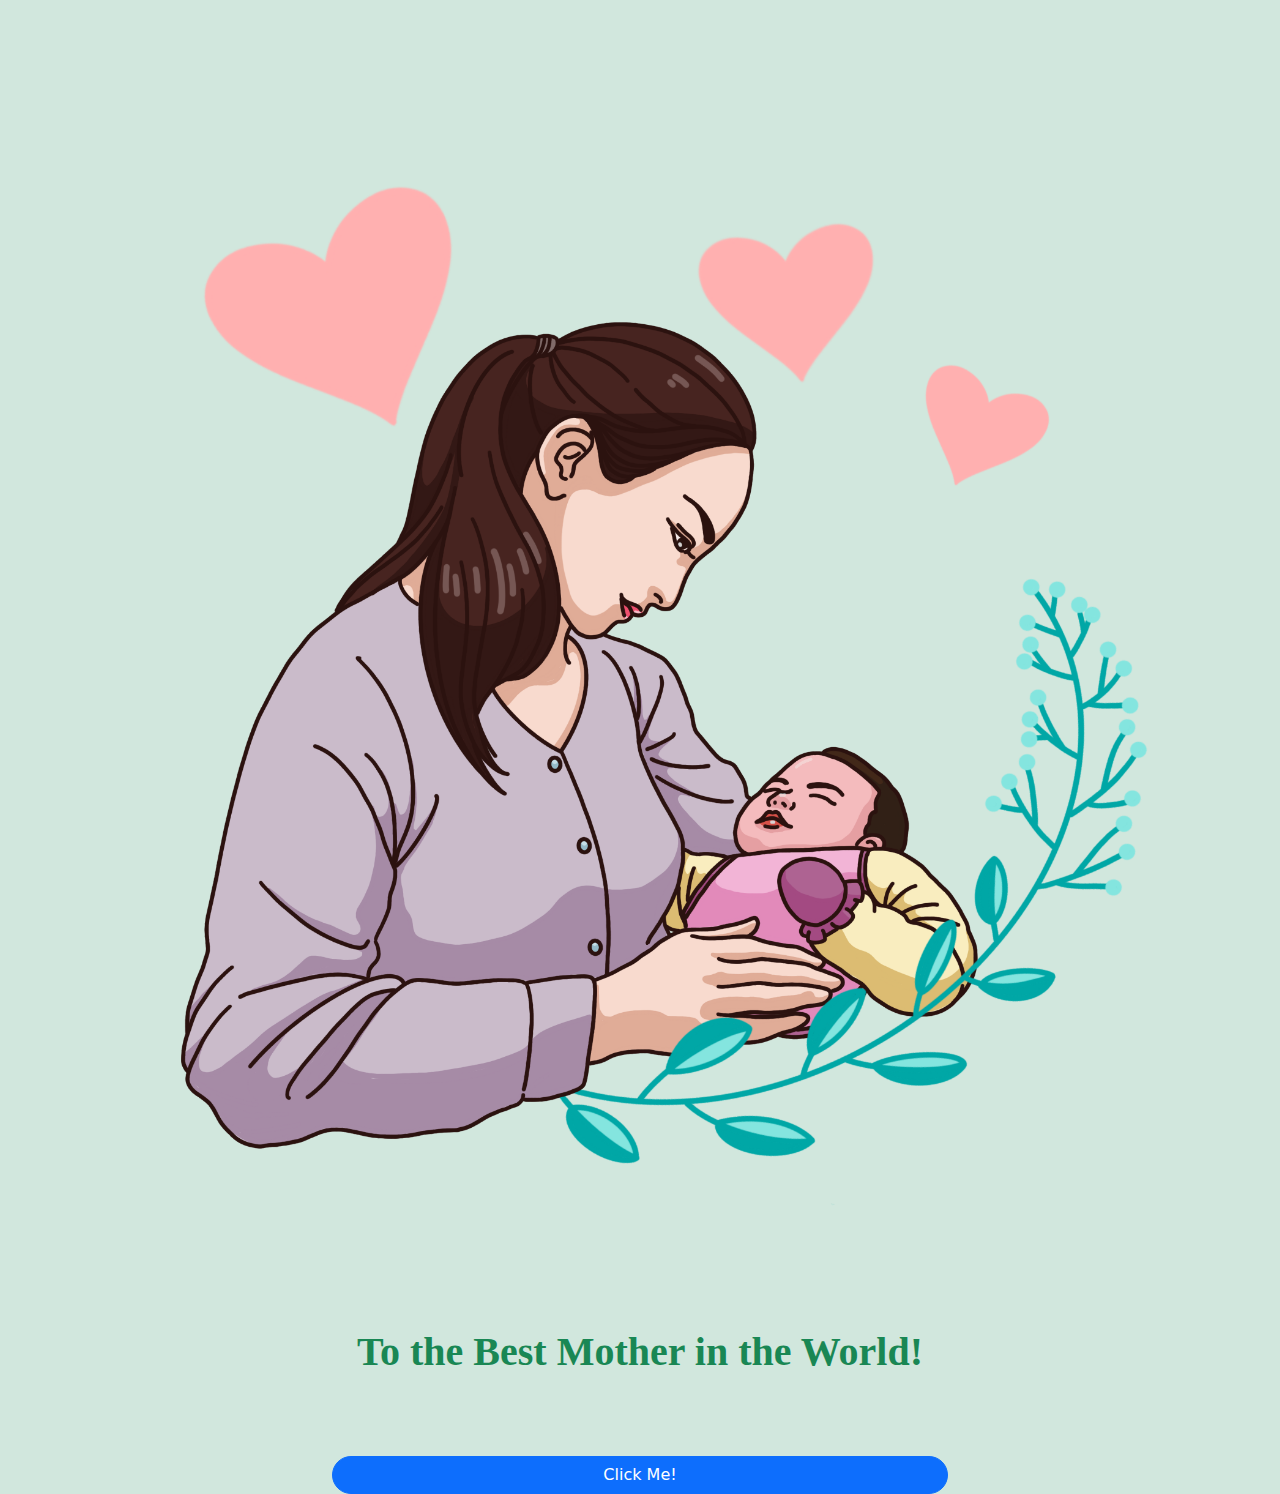
<file: index.html>
<!DOCTYPE html>
<html lang="en">
  <head>
    <meta charset="UTF-8" />
    <meta name="viewport" content="width=device-width, initial-scale=1.0" />
    <title>To the Best Mother in the World!</title>

    <link rel="stylesheet" href="css/index.css" />
    <link rel="stylesheet" href="assets/css/bootstrap.min.css" />
  </head>
  <body class="bg-success-subtle">
    <br /><br /><br />
    <div class="p-3">
      <img class="container-fluid" src="img/mom.png" alt="" />
    </div>
    <div class="container-fluid text-center">
      <h1 class="hd text-success">To the Best Mother in the World!</h1>
    </div>
    <br /><br /><br />
    <div class="d-grid gap-2 col-6 mx-auto">
      <a class="container-fluid" href="nxt.html"
        ><button
          class="rounded-pill btn btn-primary container-fluid"
          type="button"
        >
          Click Me!
        </button></a
      >
    </div>
    <link rel="stylesheet" href="assets/js/bootstrap.min.js" />
  </body>
</html>
</file>
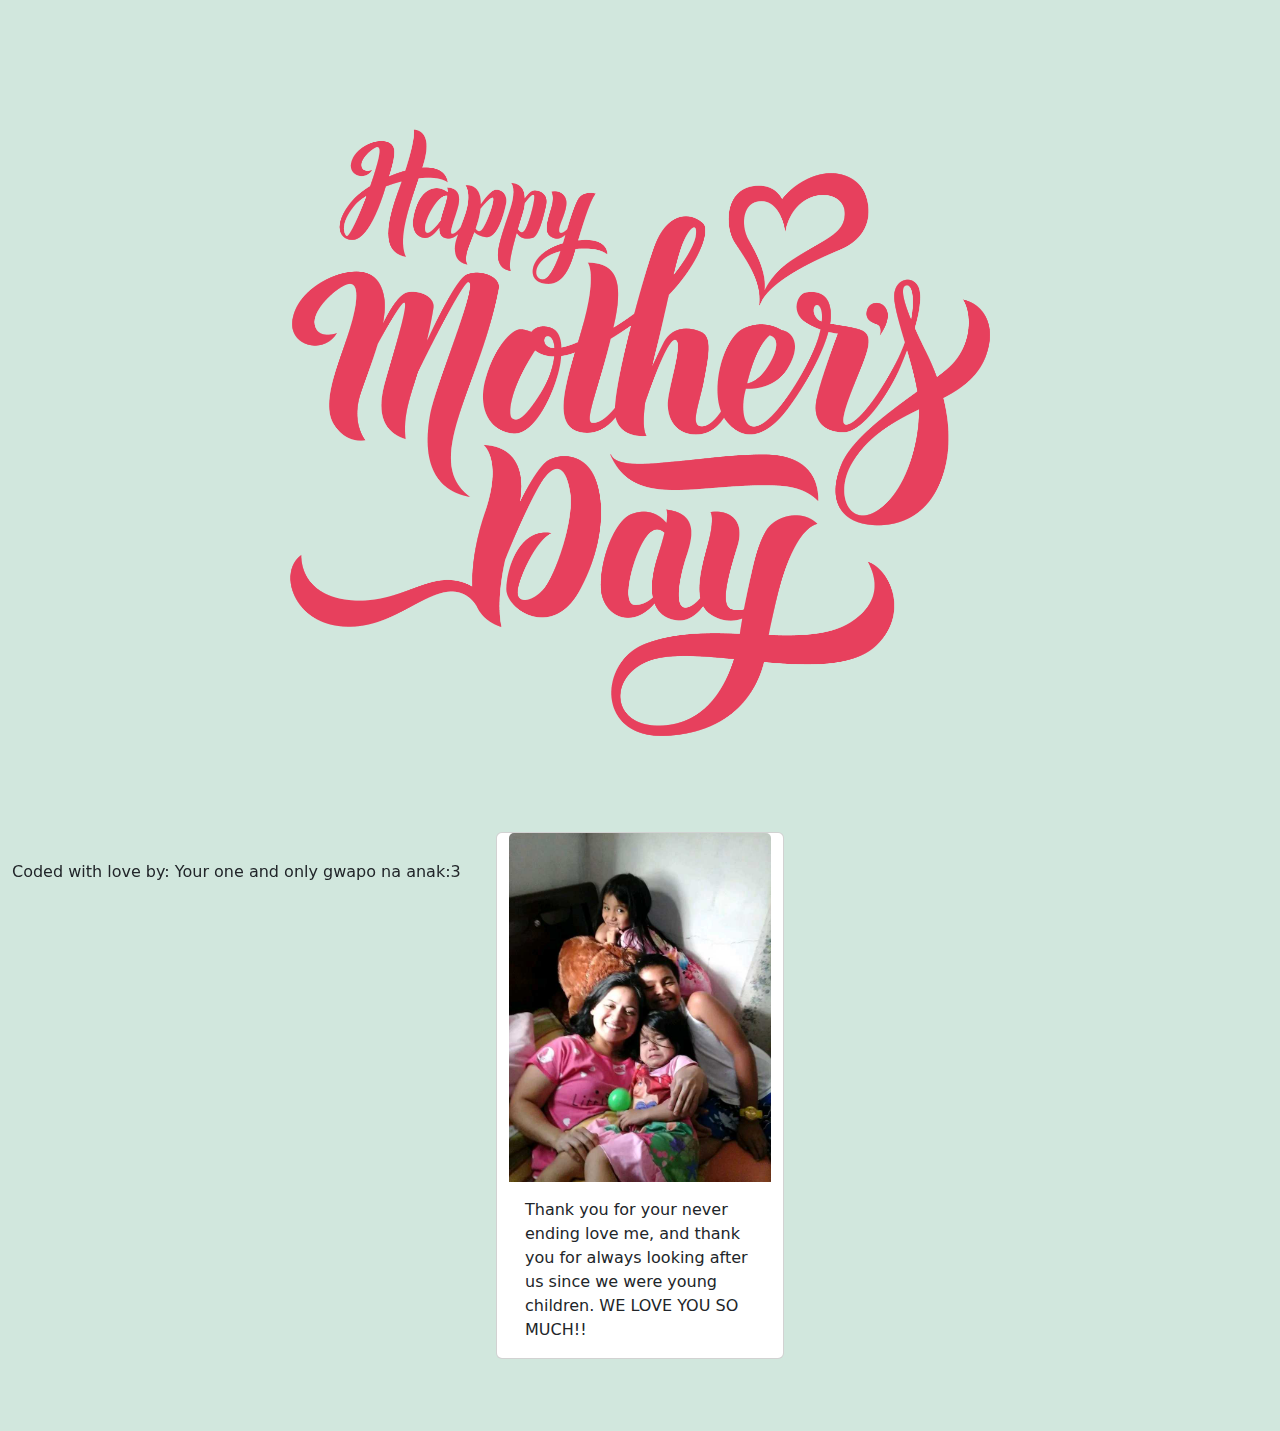
<file: lst.html>
<!DOCTYPE html>
<html lang="en">
  <head>
    <meta charset="UTF-8" />
    <meta name="viewport" content="width=device-width, initial-scale=1.0" />
    <title>To the Best Mother in the World!</title>

    <link rel="stylesheet" href="css/main.css" />
    <link rel="stylesheet" href="assets/css/bootstrap.min.css" />
  </head>
  <body class="bg-success-subtle container-fluid">
    <div class="col-12">
      <img src="img/hppy.png" class="col-12" alt="" />
    </div>
    <div class="">
      <div class="card container-fluid" style="width: 18rem">
        <img src="img/14.jpg" class="card-img-top" alt="..." />
        <div class="card-body">
          <p class="card-text">
            Thank you for your never ending love me, and thank you for always
            looking after us since we were young children. WE LOVE YOU SO MUCH!!
          </p>
        </div>
      </div>
    </div>
    <br /><br /><br />
    <div class="fixed-bottom container-fluid">
      <p class="fs-6 text">
        Coded with love by: Your one and only gwapo na anak:3
      </p>
    </div>
    <link rel="stylesheet" href="assets/js/bootstrap.min.js" />
  </body>
</html>
</file>
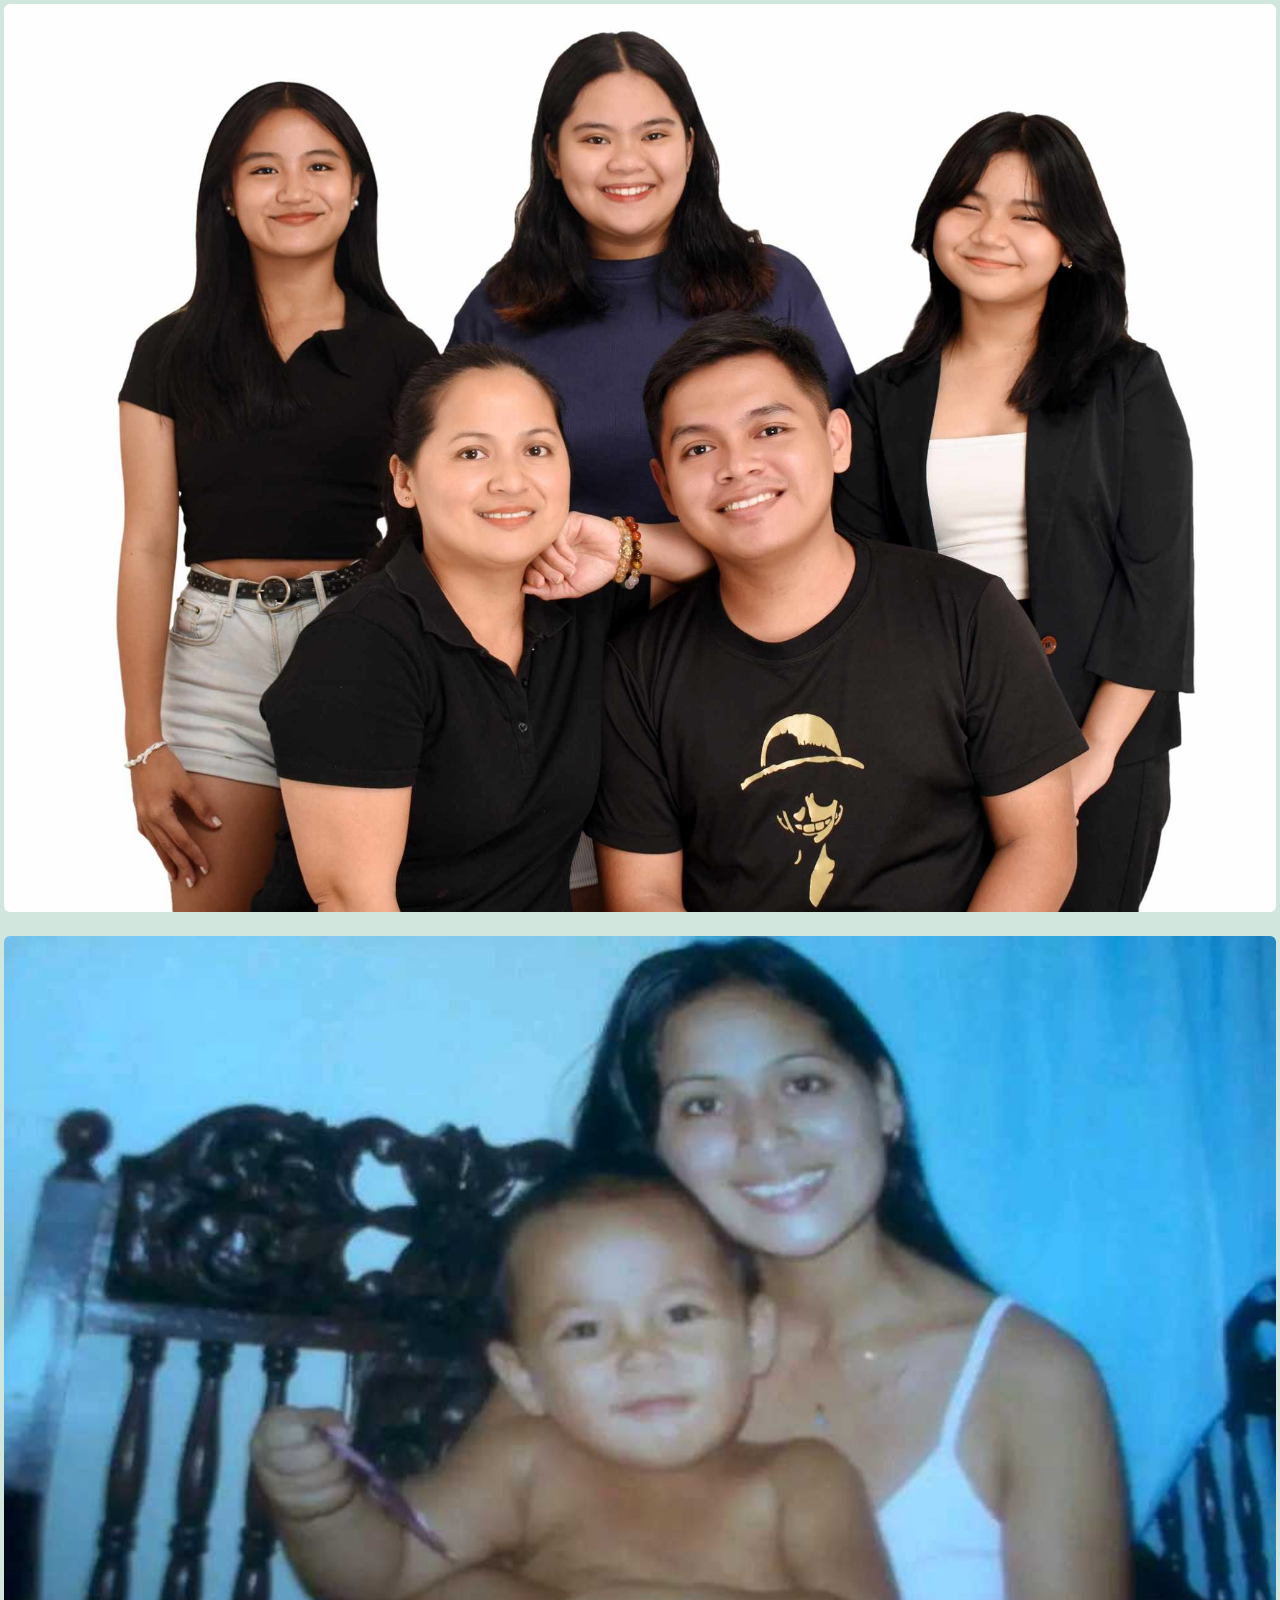
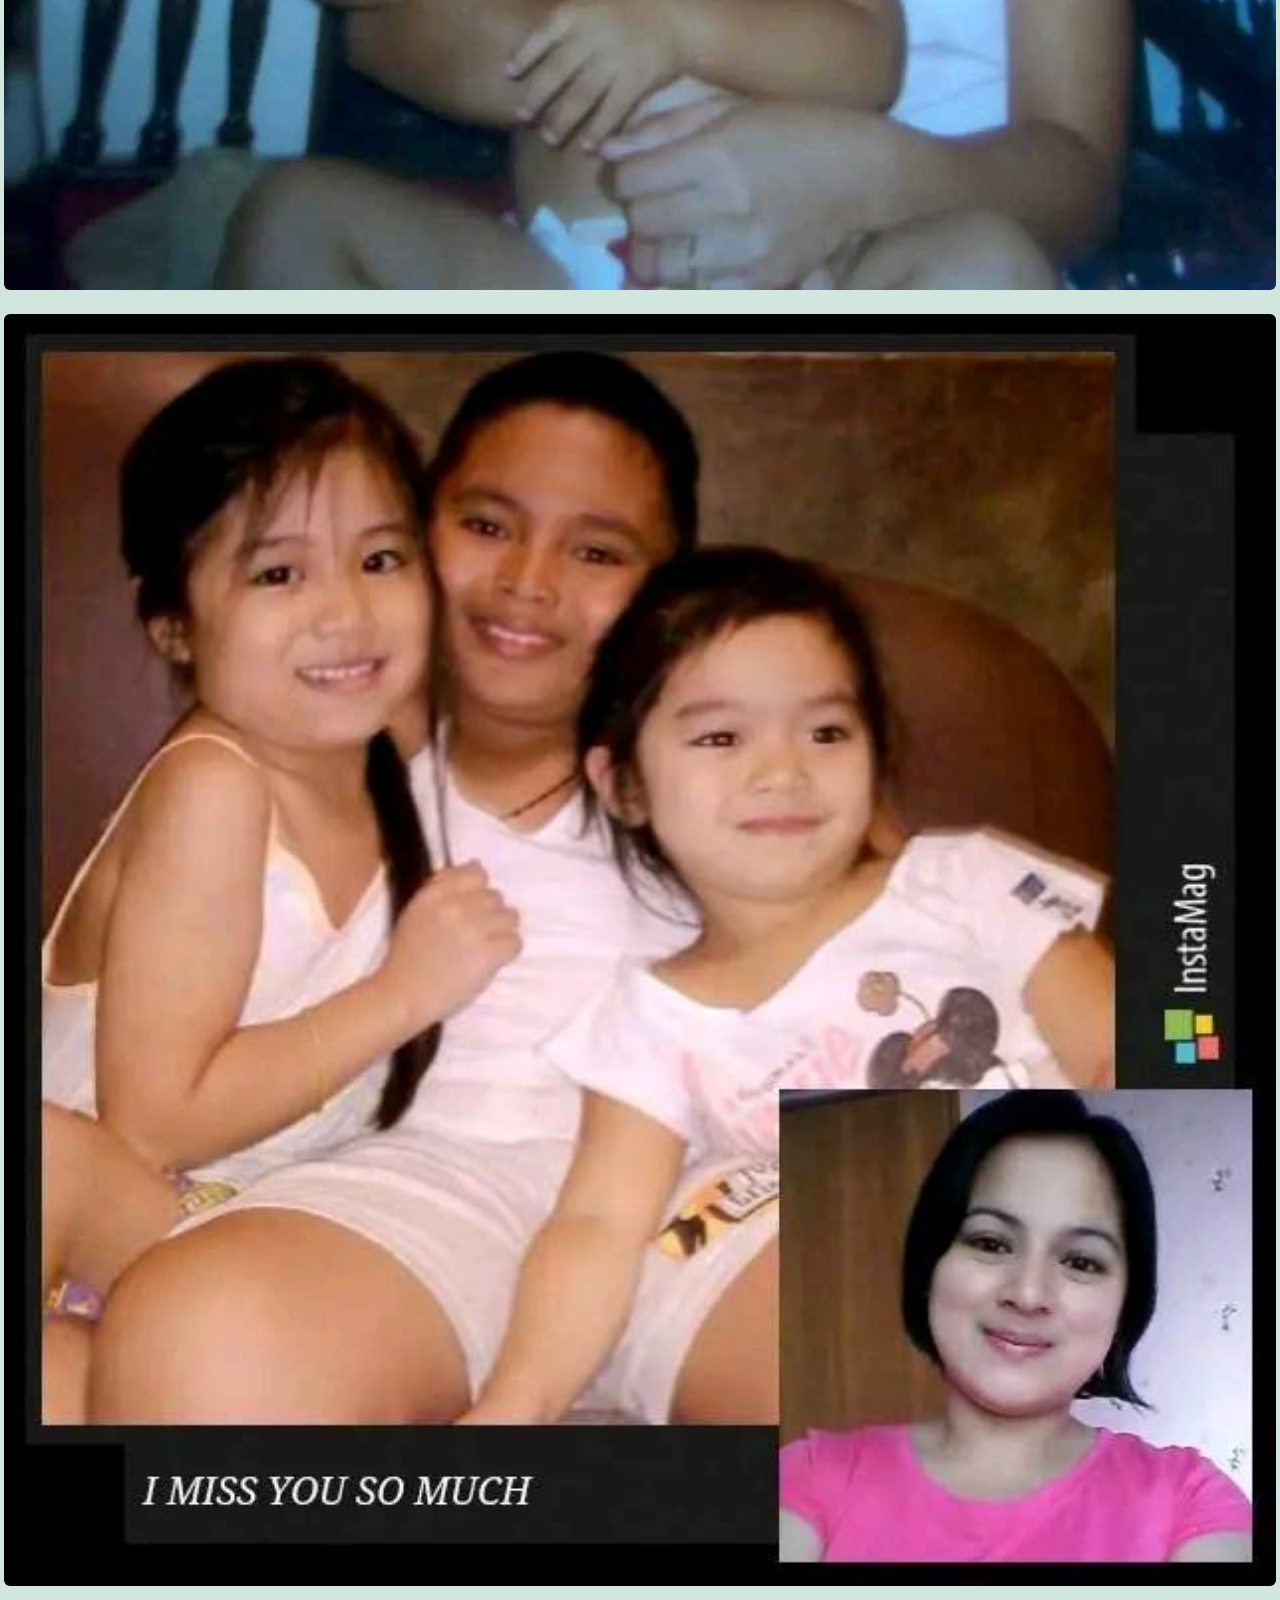
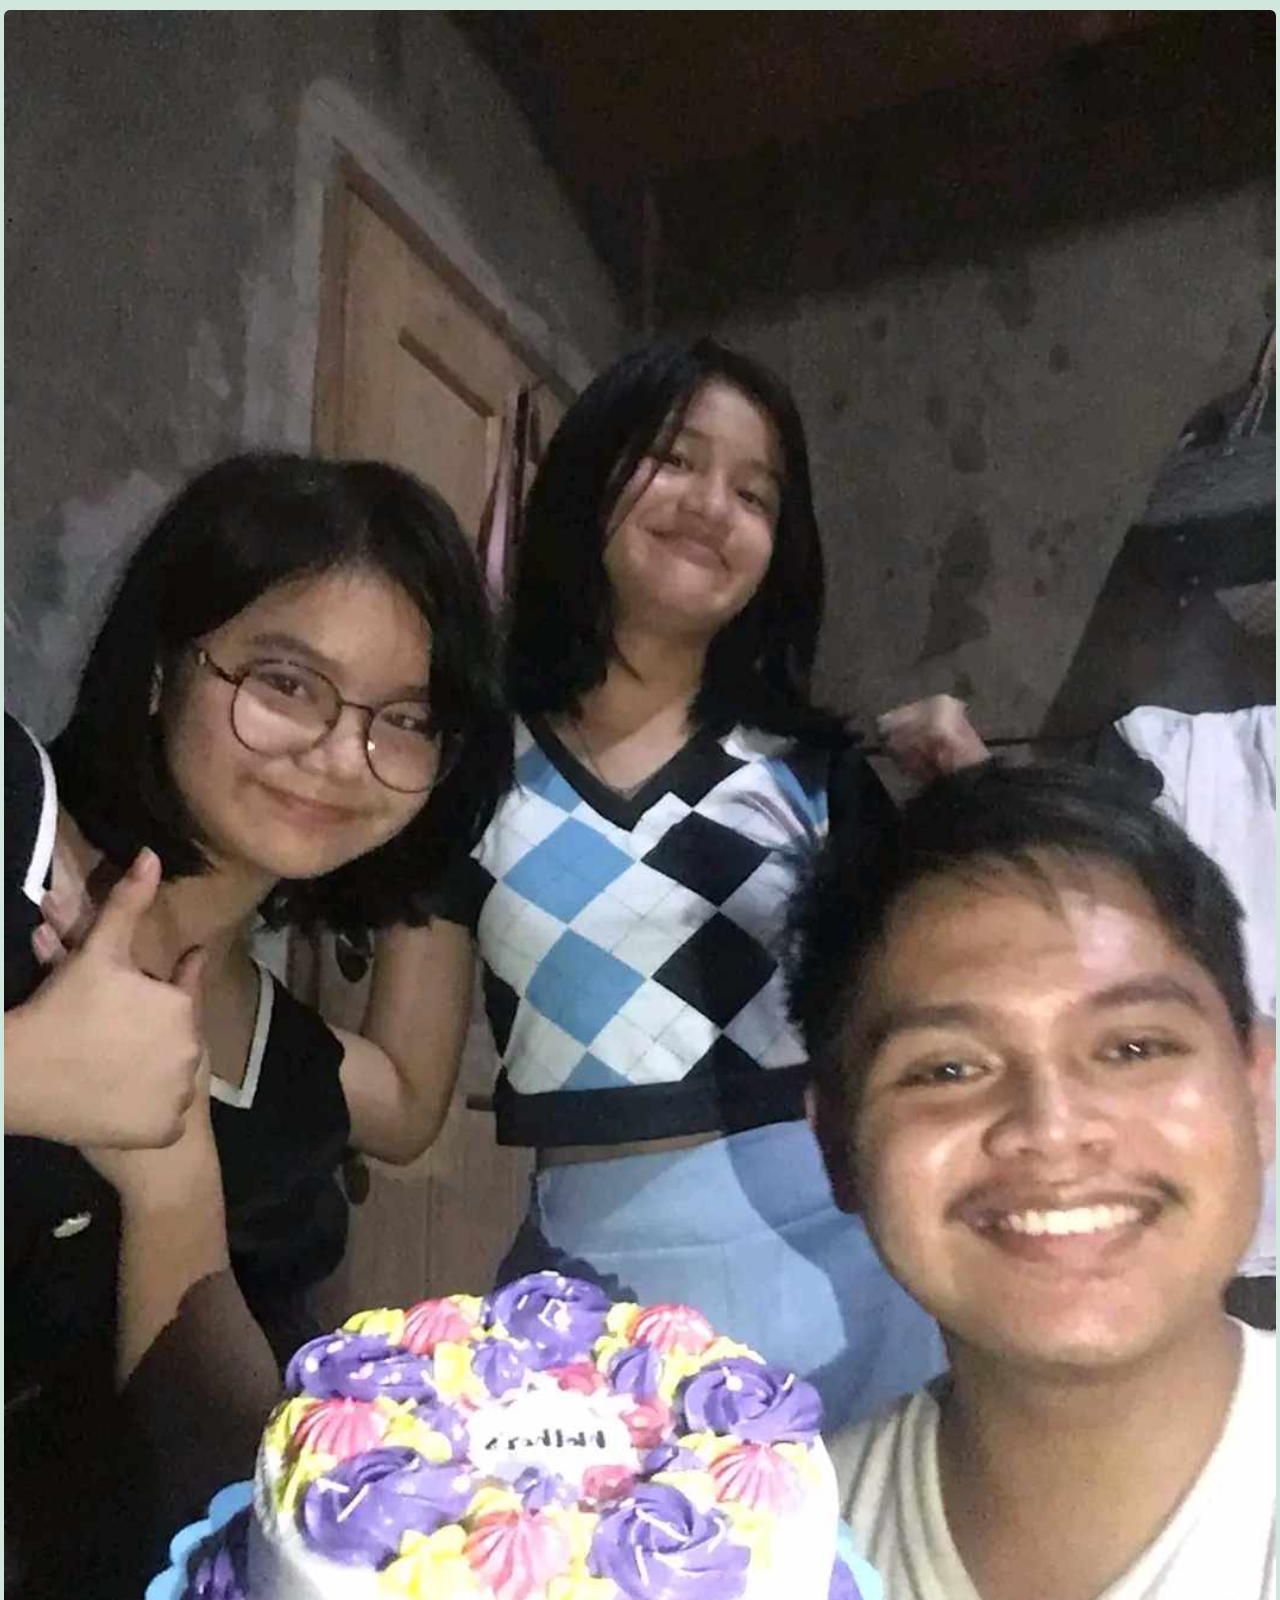
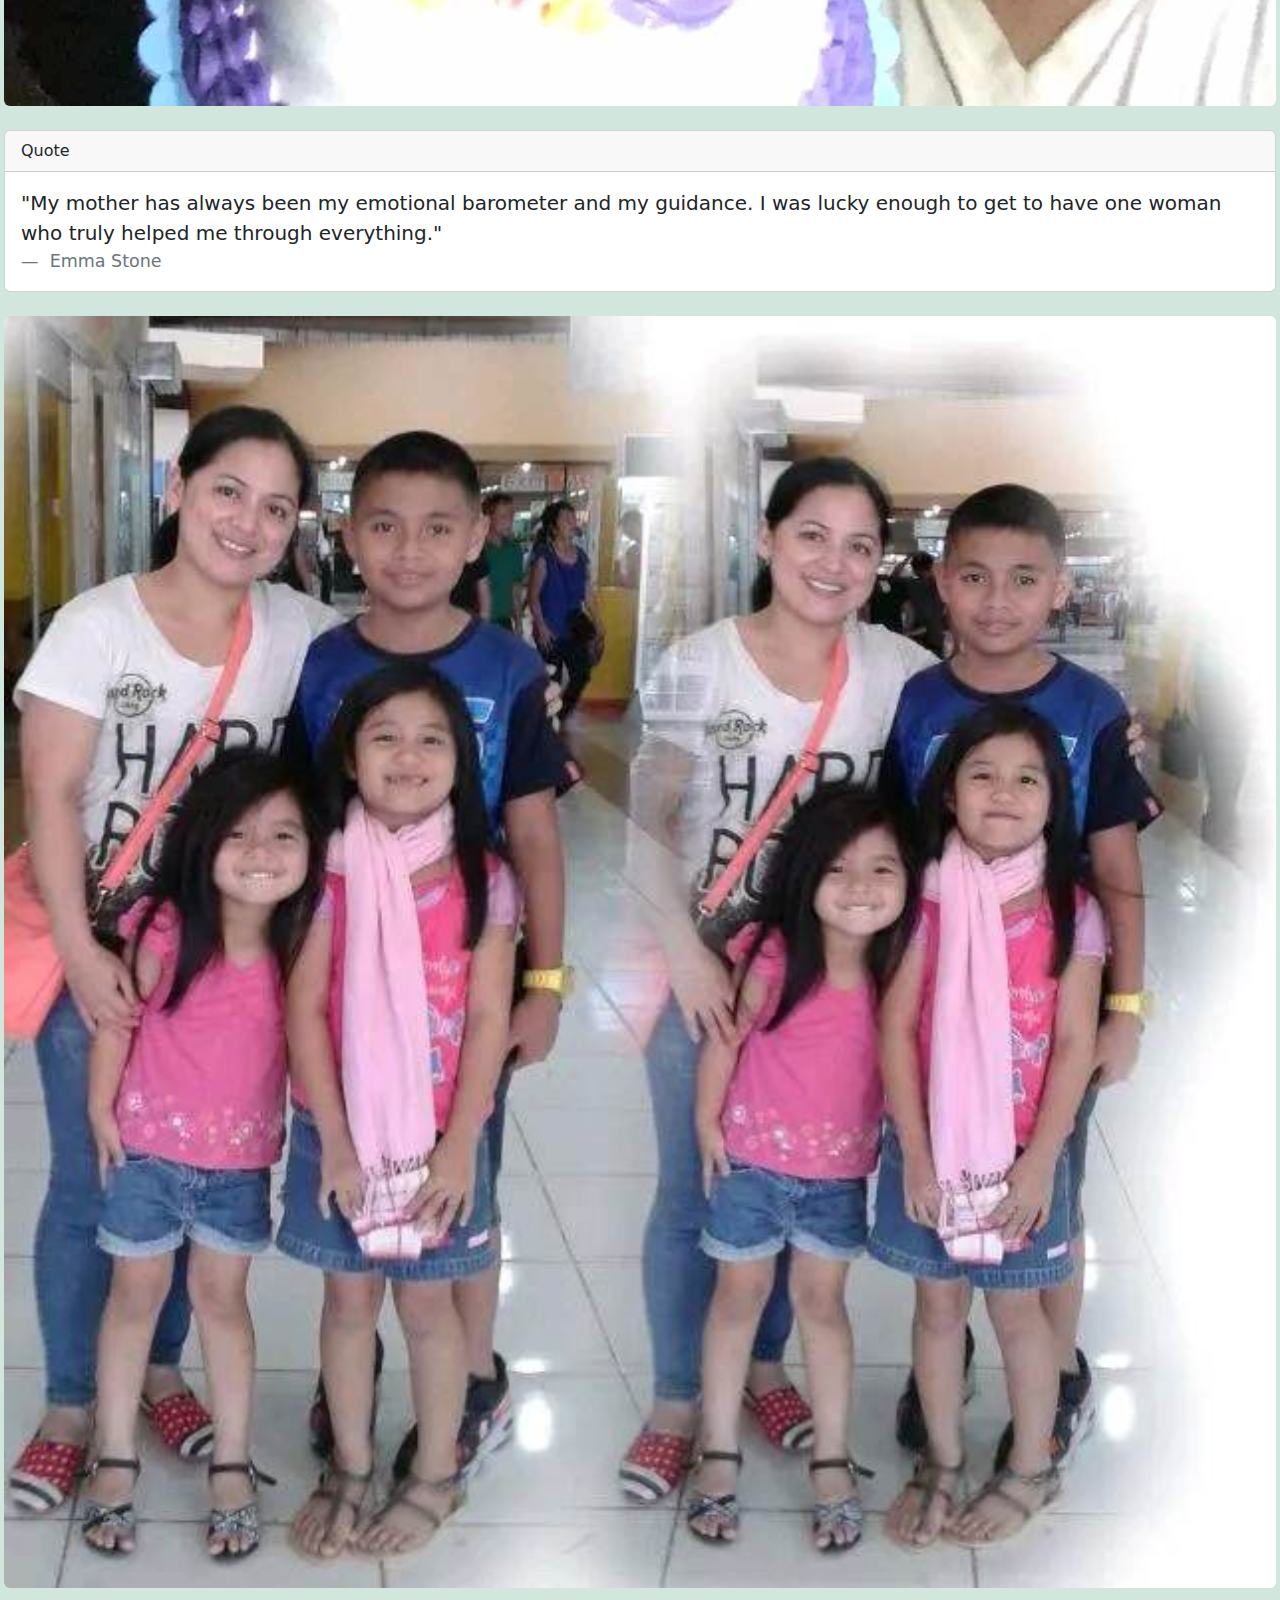
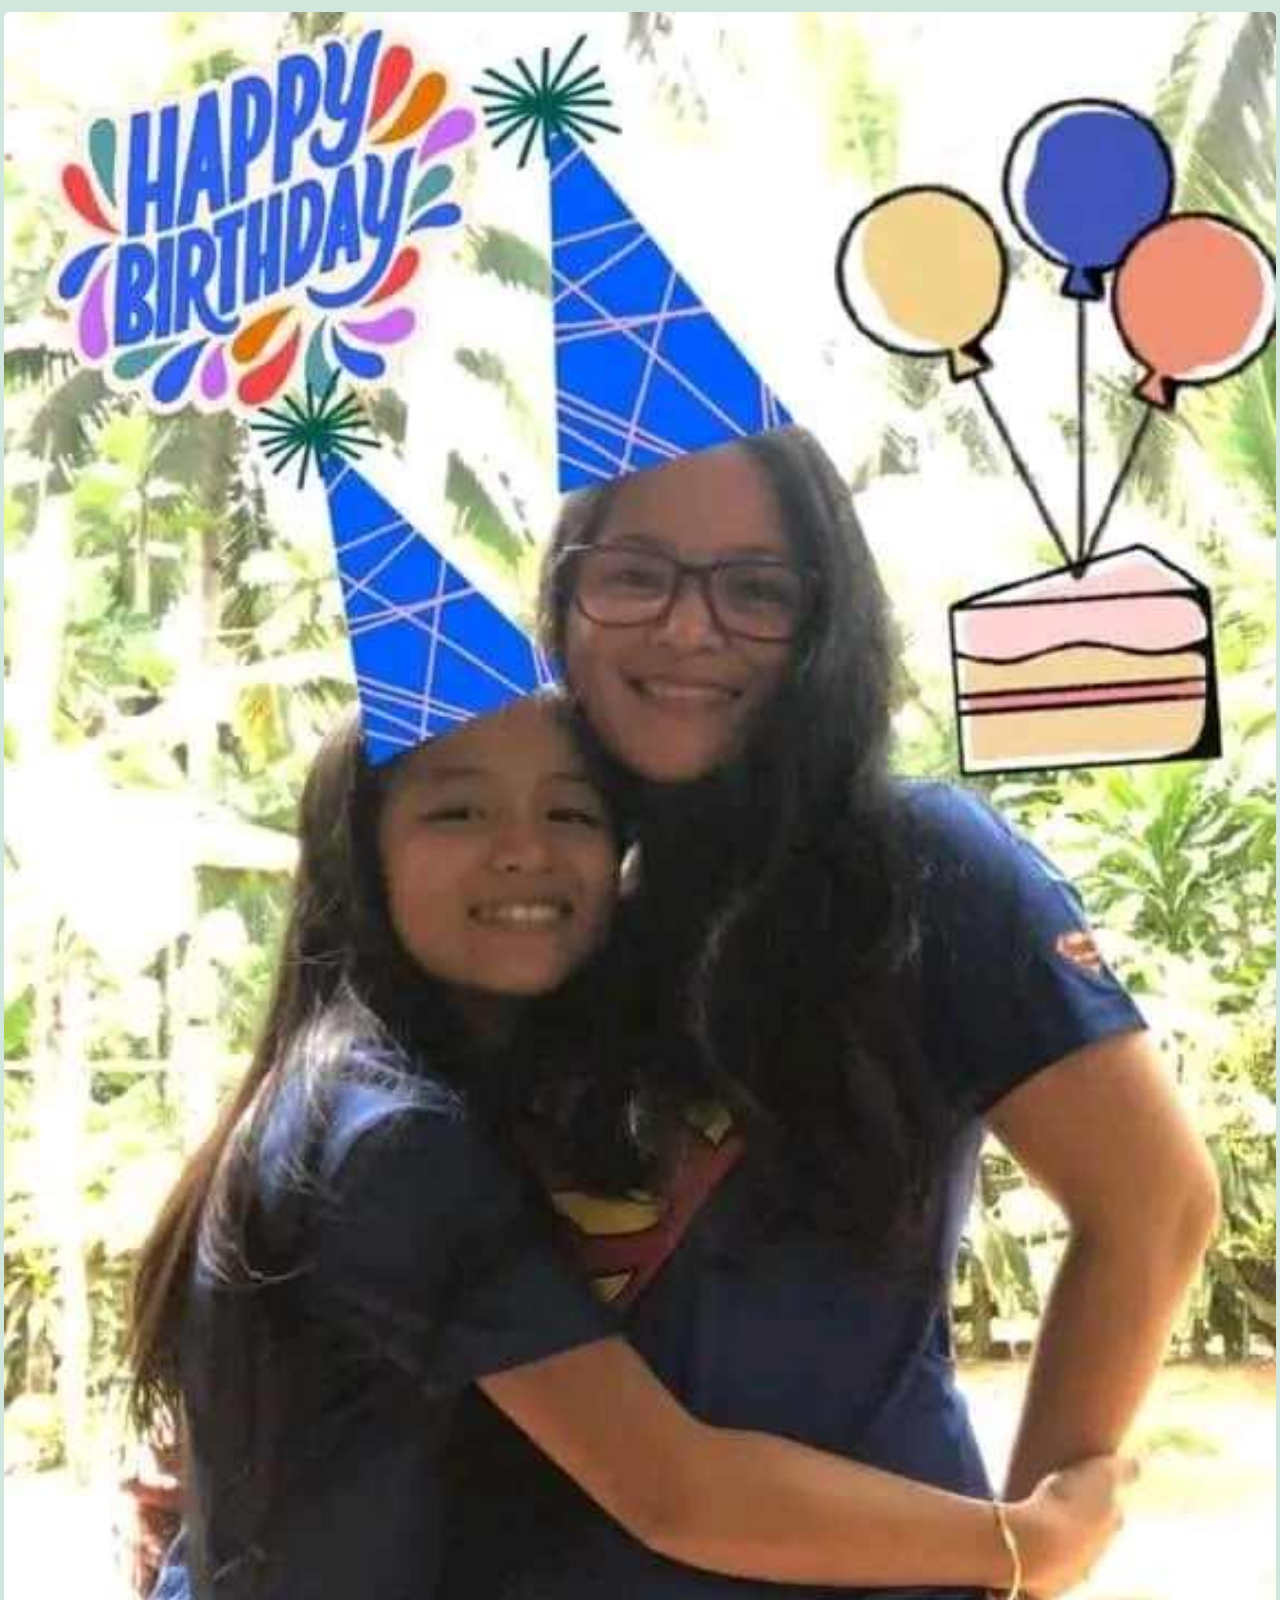
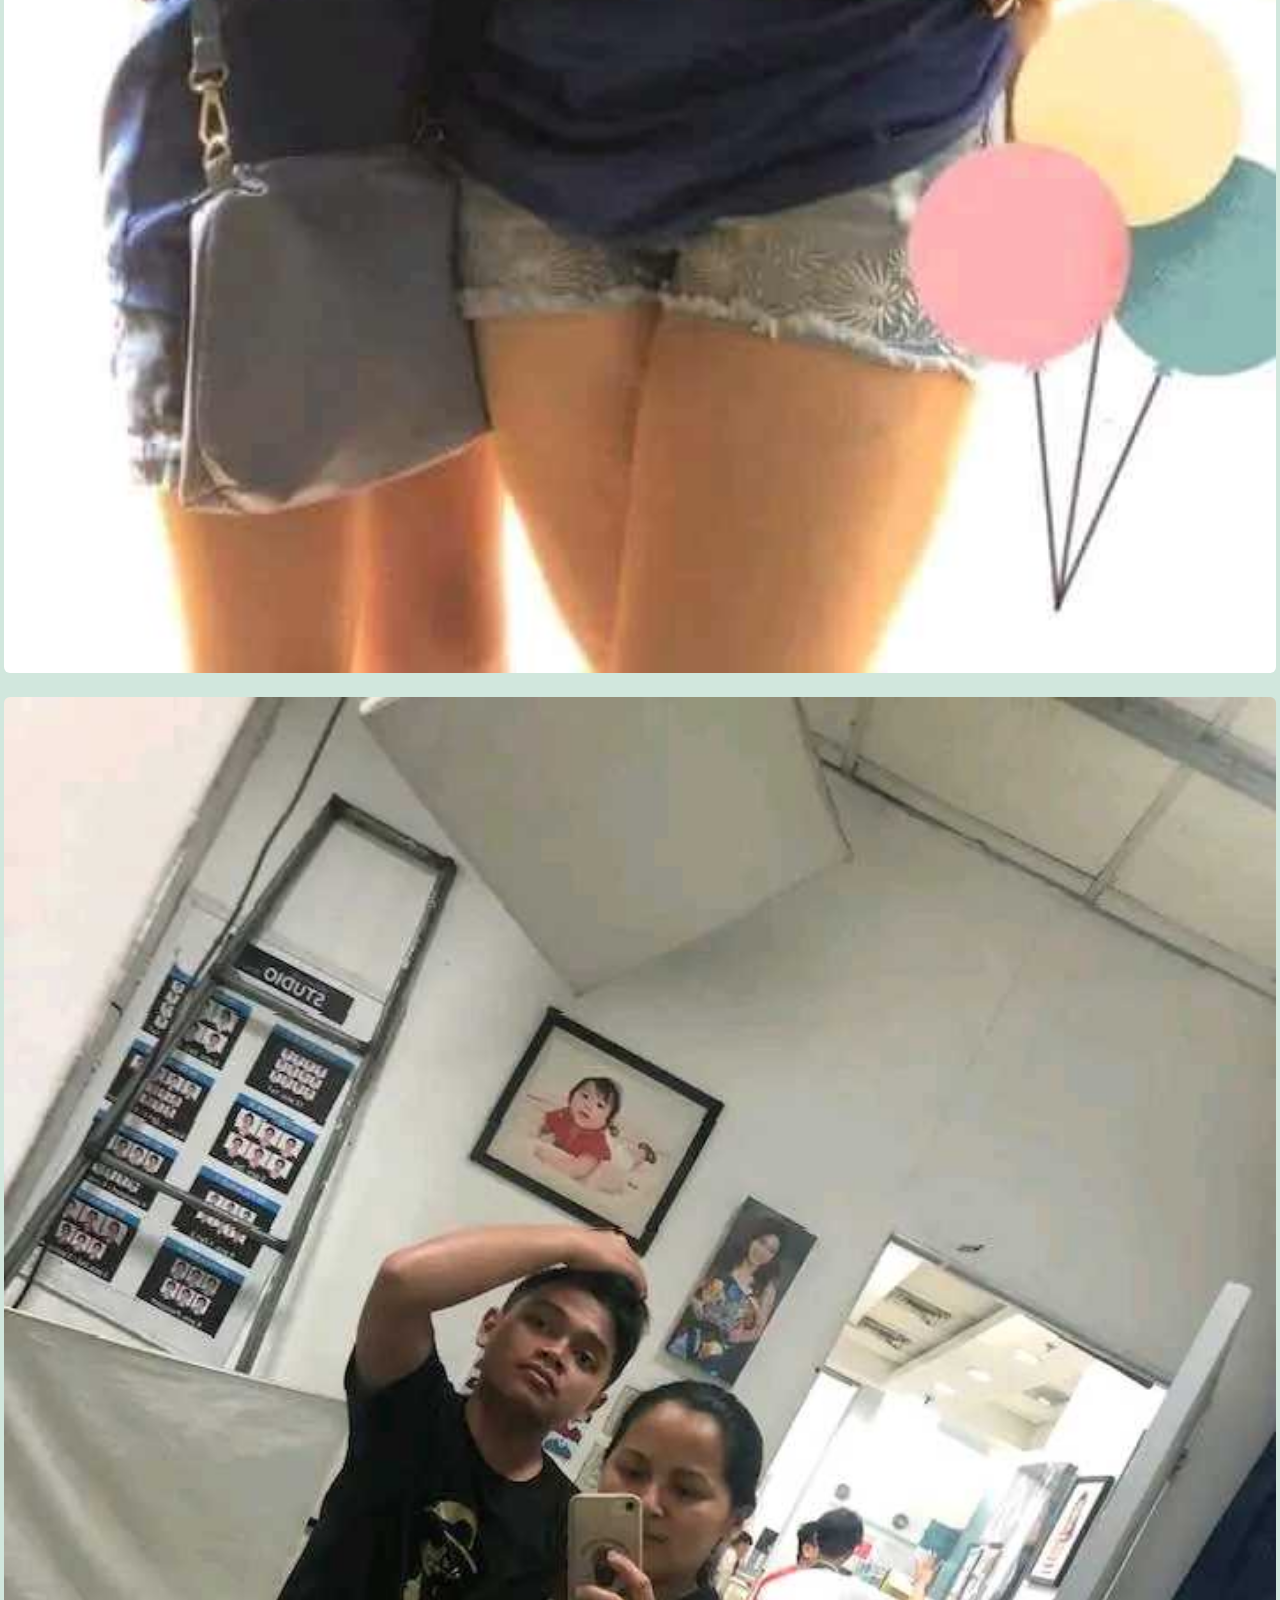
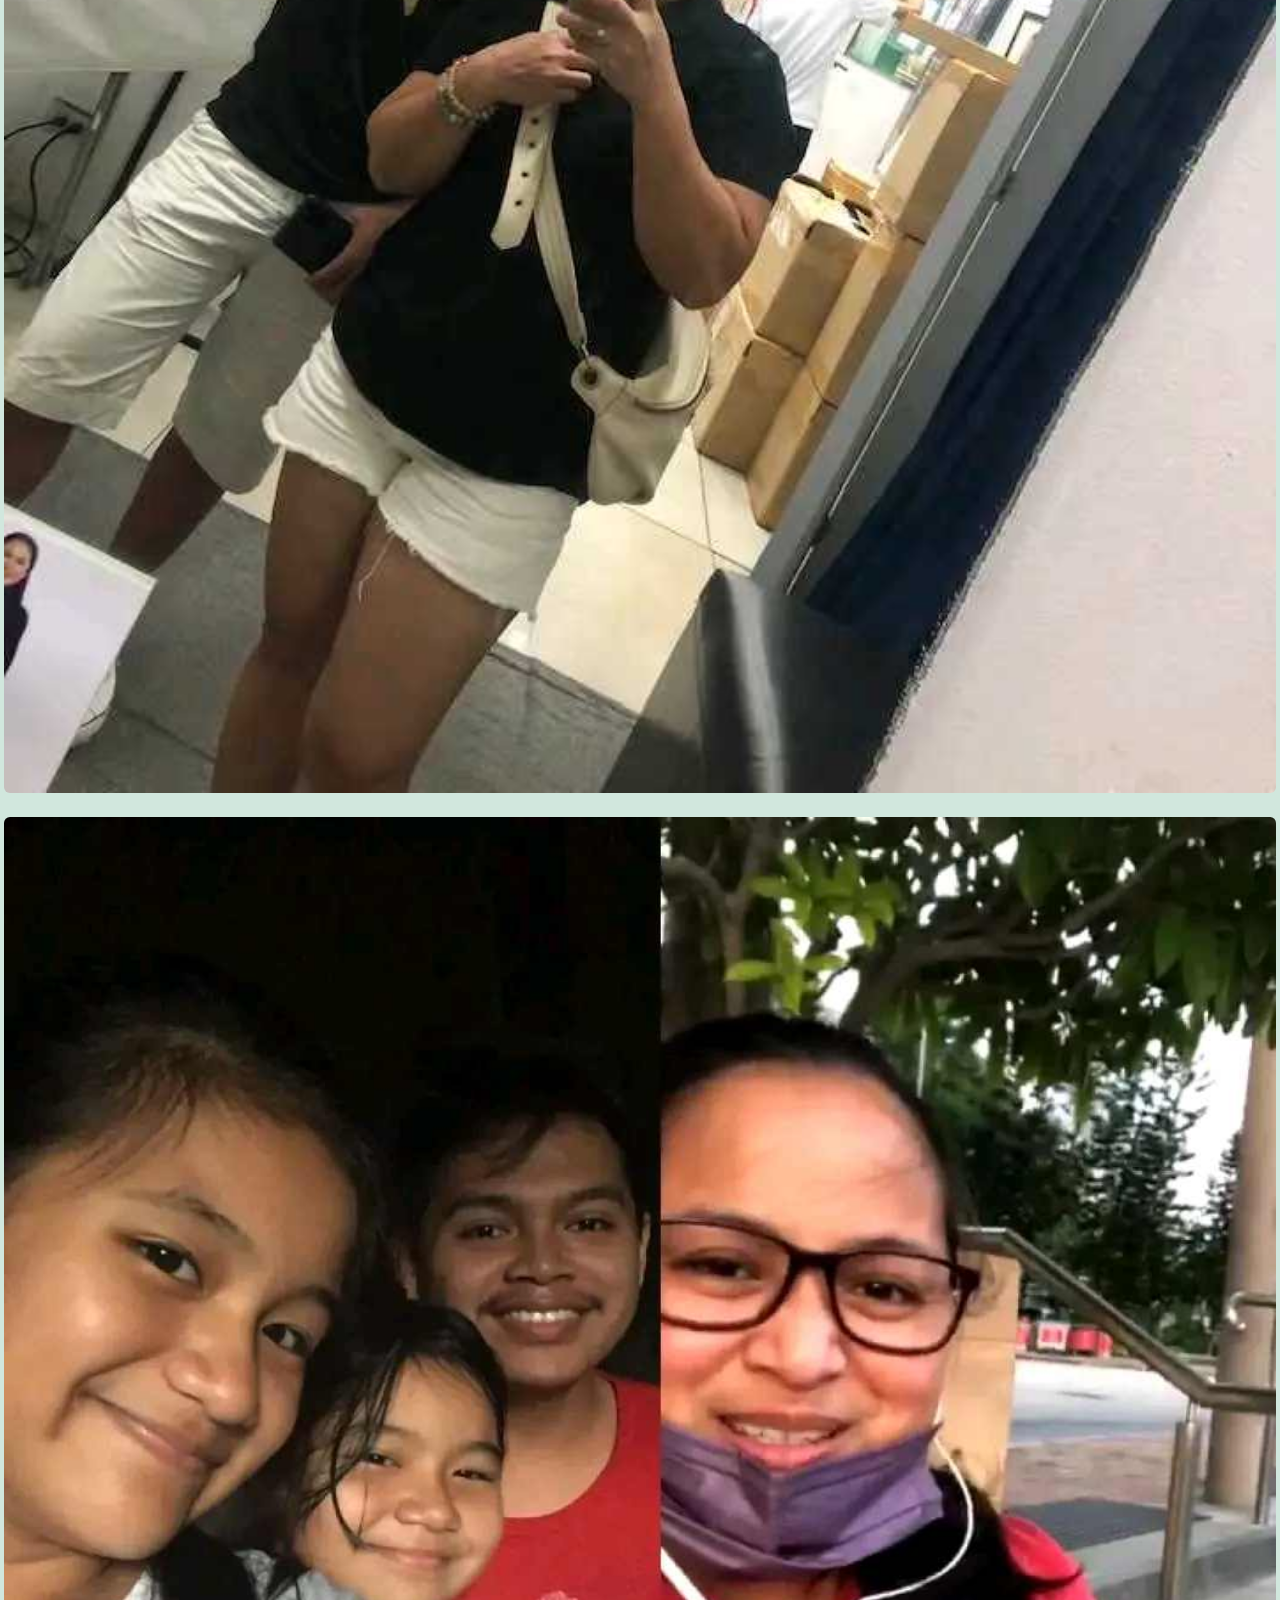
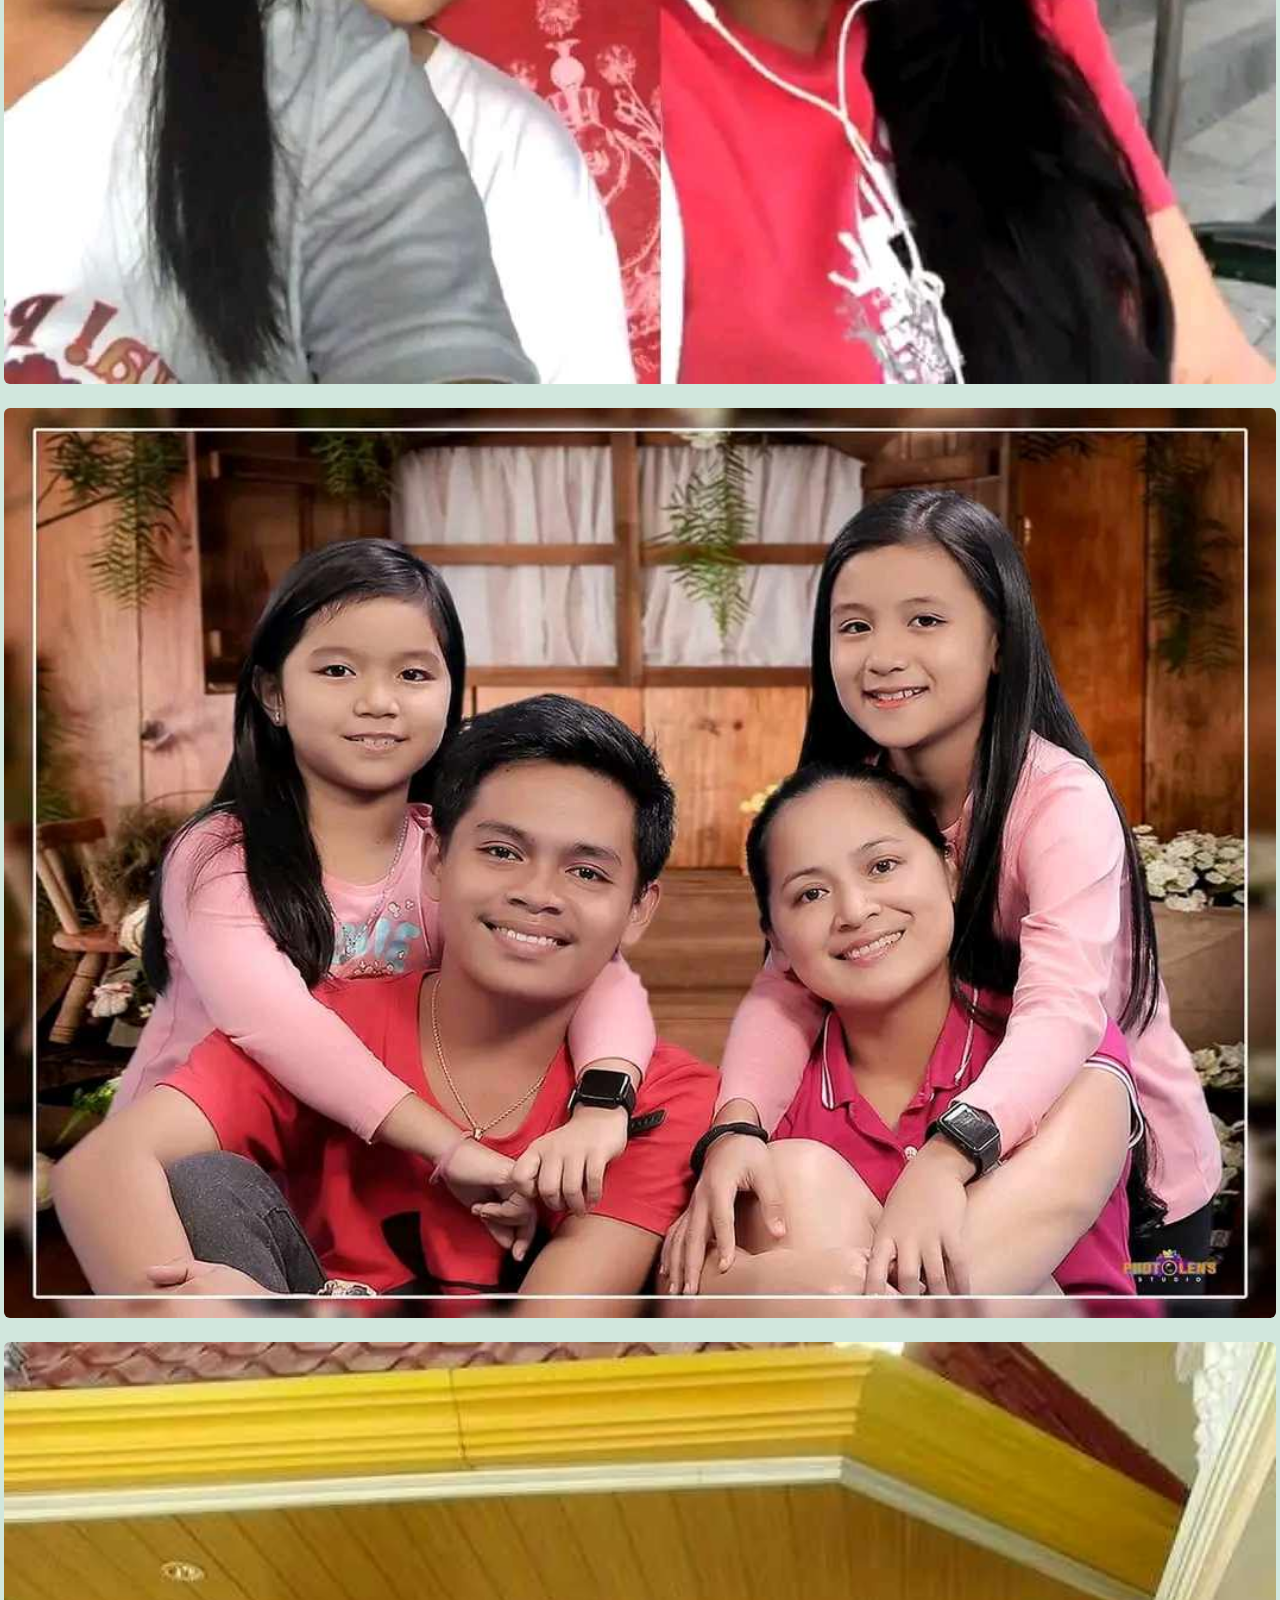
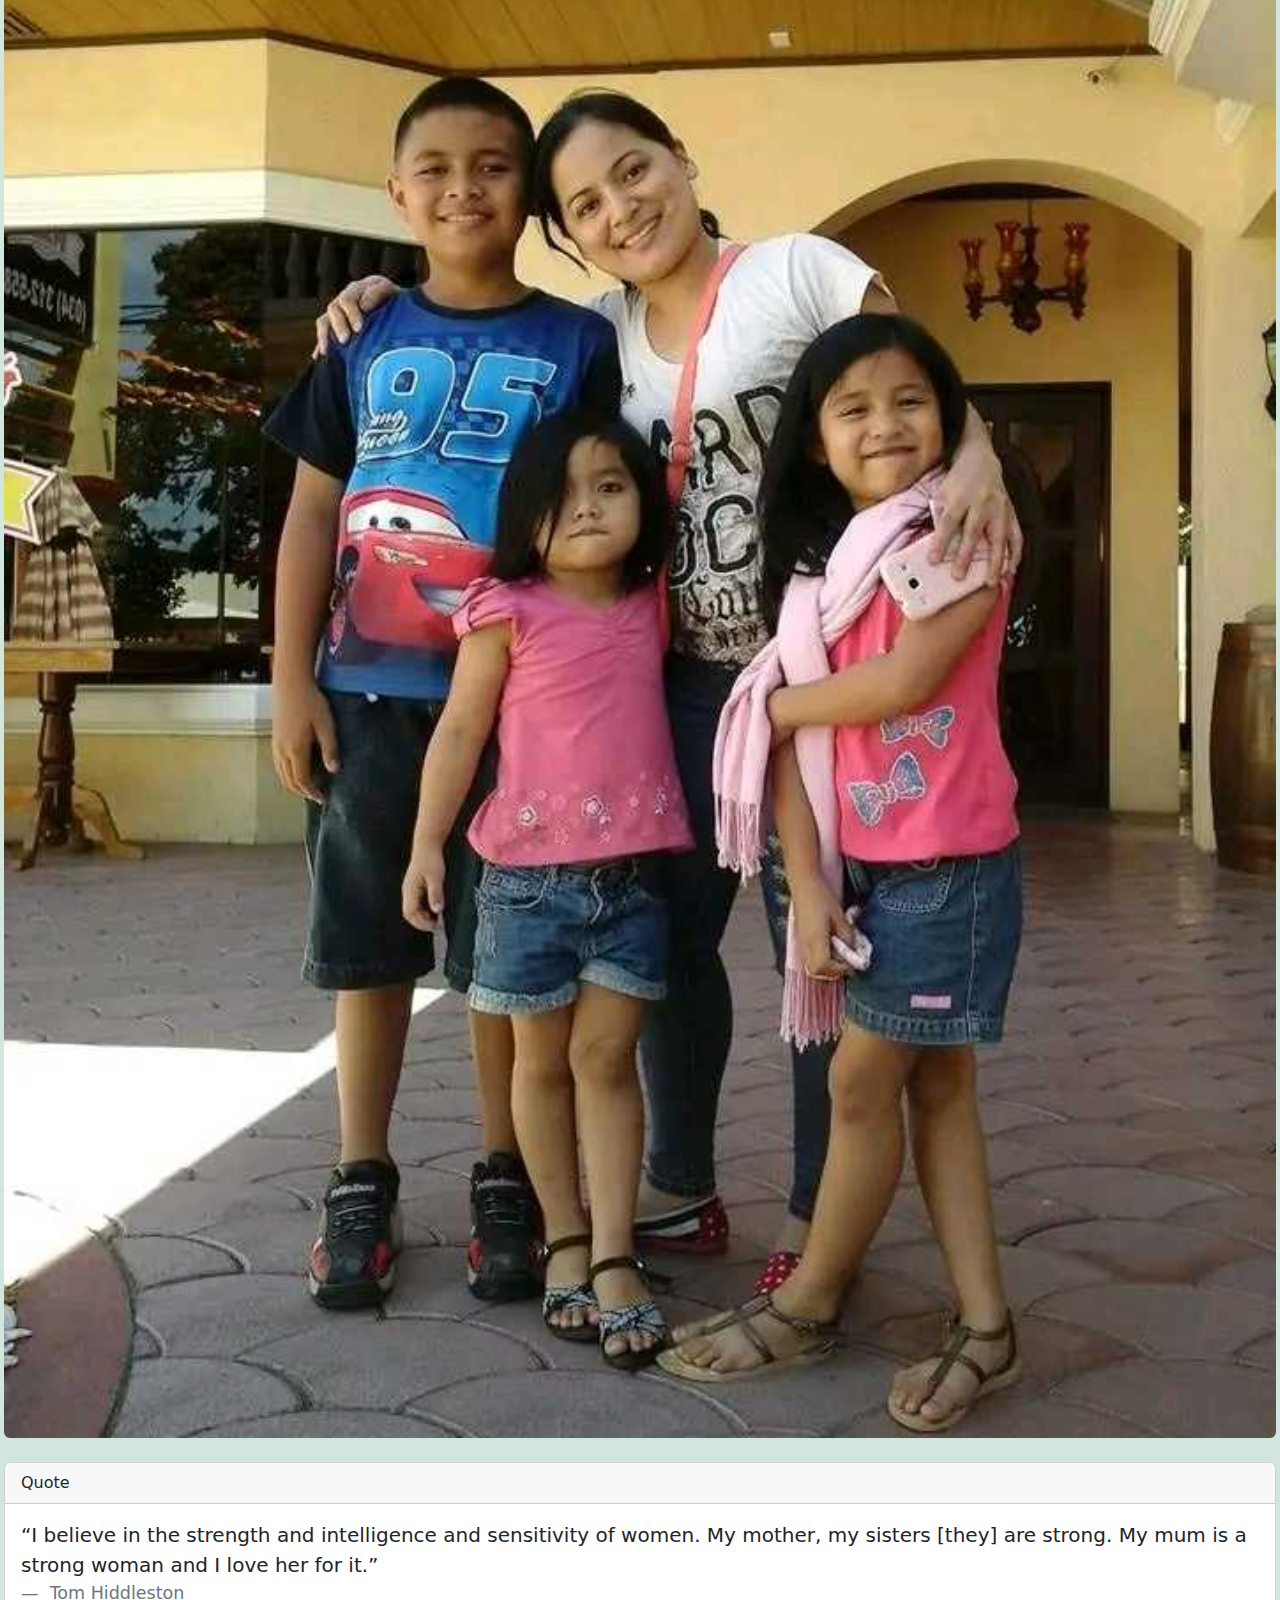
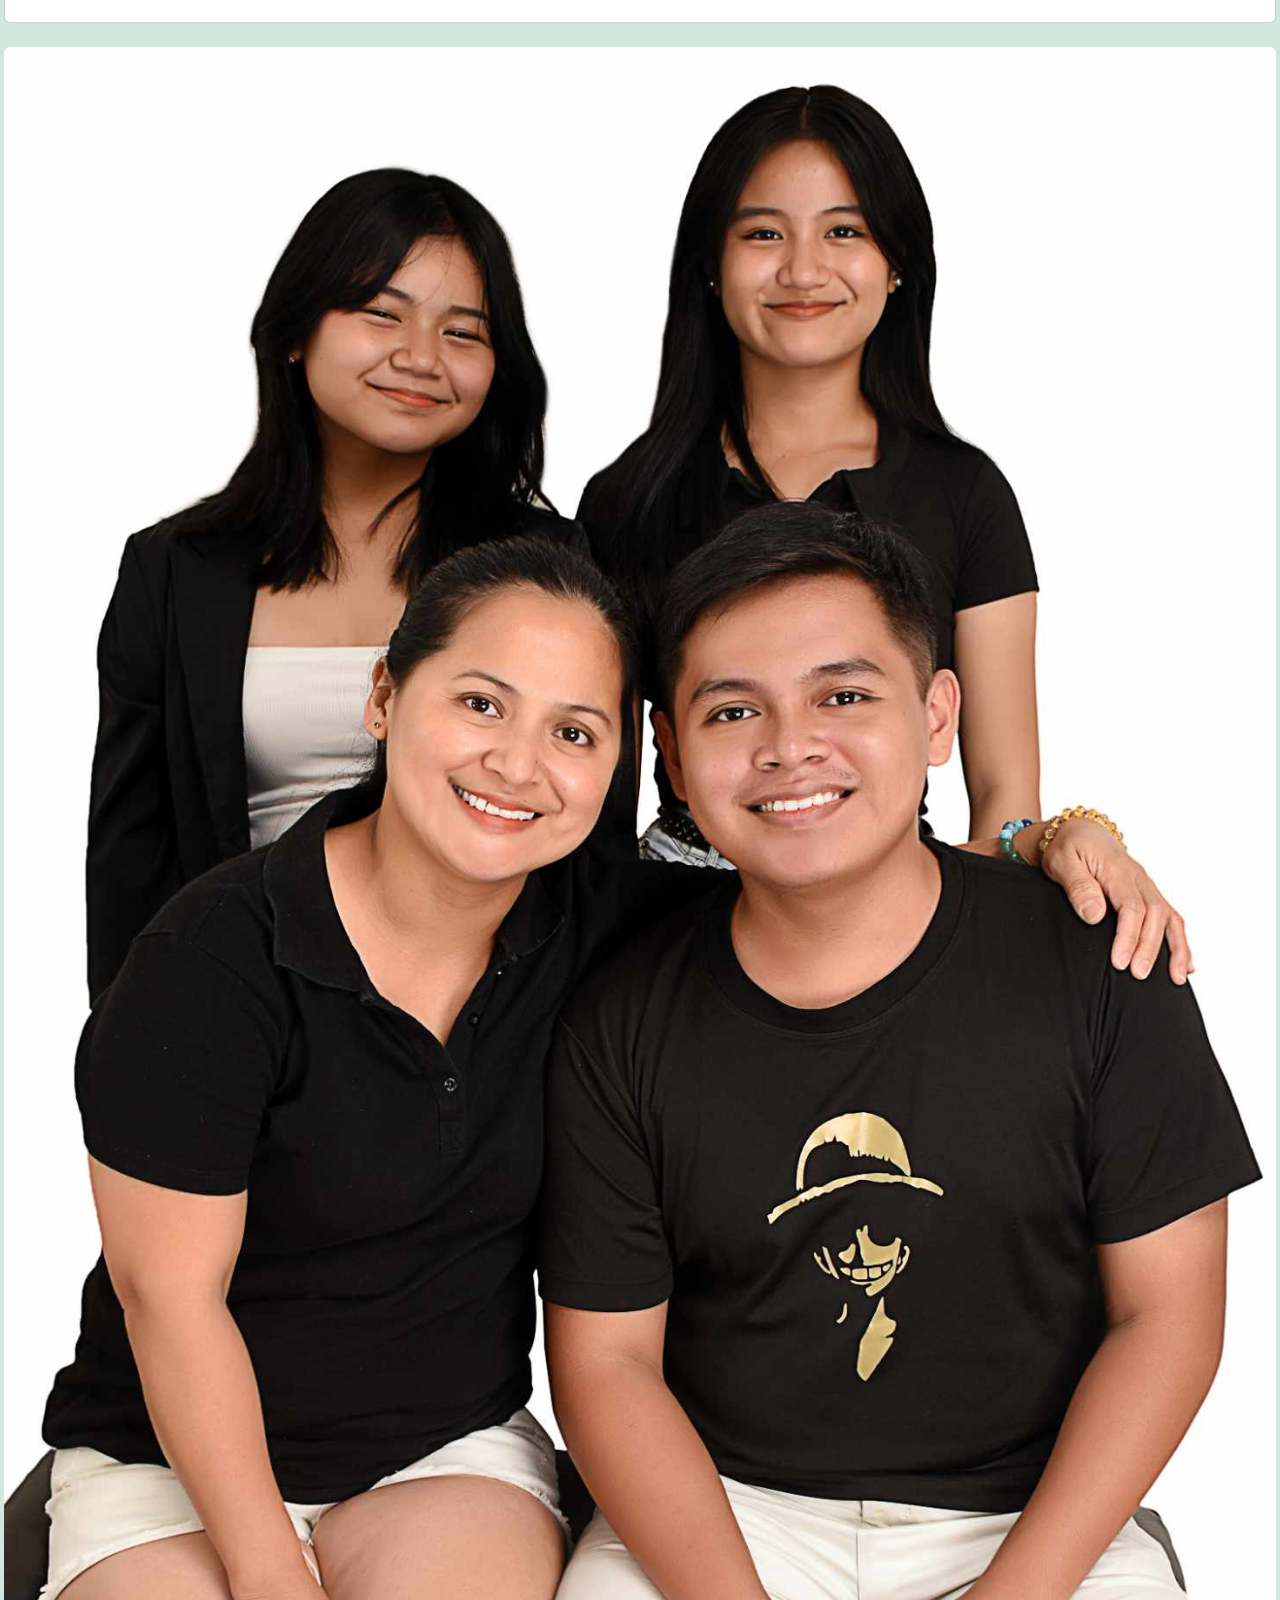
<file: nxt.html>
<!DOCTYPE html>
<html lang="en">
  <head>
    <meta charset="UTF-8" />
    <meta name="viewport" content="width=device-width, initial-scale=1.0" />
    <title>To the Best Mother in the World!</title>

    <link rel="stylesheet" href="css/main.css" />
    <link rel="stylesheet" href="assets/css/bootstrap.min.css" />
  </head>
  <body class="bg-success-subtle container-fluid p-1">
    <div class="rounded col-12">
      <img src="img/1.jpg" class="rounded col-12" alt="" />
    </div>
    <br />
    <div class="rounded col-12">
      <img src="img/2.jpg" class="rounded col-12" alt="" />
    </div>
    <br />
    <div class="rounded col-12">
      <img src="img/3.jpg" class="rounded col-12" alt="" />
    </div>
    <br />
    <div class="rounded col-12">
      <img src="img/4.jpg" class="rounded col-12" alt="" />
    </div>
    <br />
    <div class="card">
      <div class="card-header">Quote</div>
      <div class="card-body">
        <blockquote class="blockquote mb-0">
          <p>
            "My mother has always been my emotional barometer and my guidance. I
            was lucky enough to get to have one woman who truly helped me
            through everything."
          </p>
          <footer class="blockquote-footer">
            Emma Stone <cite title="Source Title"></cite>
          </footer>
        </blockquote>
      </div>
    </div>
    <br />
    <div class="rounded col-12">
      <img src="img/5.jpg" class="rounded col-12" alt="" />
    </div>
    <br />
    <div class="rounded col-12">
      <img src="img/6.jpg" class="rounded col-12" alt="" />
    </div>
    <br />
    <div class="rounded col-12">
      <img src="img/7.jpg" class="rounded col-12" alt="" />
    </div>
    <br />
    <div class="rounded col-12">
      <img src="img/8.jpg" class="rounded col-12" alt="" />
    </div>
    <br />
    <div class="rounded col-12">
      <img src="img/9.jpg" class="rounded col-12" alt="" />
    </div>
    <br />
    <div class="rounded col-12">
      <img src="img/10.jpg" class="rounded col-12" alt="" />
    </div>
    <br />
    <div class="card">
      <div class="card-header">Quote</div>
      <div class="card-body">
        <blockquote class="blockquote mb-0">
          <p>
            “I believe in the strength and intelligence and sensitivity of
            women. My mother, my sisters [they] are strong. My mum is a strong
            woman and I love her for it.”
          </p>
          <footer class="blockquote-footer">
            Tom Hiddleston
            <cite title="Source Title"></cite>
          </footer>
        </blockquote>
      </div>
    </div>
    <br />
    <div class="rounded col-12">
      <img src="img/11.jpg" class="rounded col-12" alt="" />
    </div>
    <br />
    <div class="rounded col-12">
      <img src="img/12.jpg" class="rounded col-12" alt="" />
    </div>
    <br />
    <div class="rounded col-12">
      <img src="img/13.jpg" class="rounded col-12" alt="" />
    </div>
    <br />
    <div class="rounded col-12">
      <img src="img/14.jpg" class="rounded col-12" alt="" />
    </div>
    <br />
    <div class="rounded col-12">
      <img src="img/15.jpg" class="rounded col-12" alt="" />
    </div>
    <br />
    <div class="rounded col-12">
      <img src="img/16.jpg" class="rounded col-12" alt="" />
    </div>
    <br />
    <div class="rounded col-12">
      <img src="img/17.jpg" class="rounded col-12" alt="" />
    </div>
    <br />
    <div class="rounded col-12">
      <img src="img/18.jpg" class="rounded col-12" alt="" />
    </div>
    <br />
    <div class="card">
      <div class="card-header">Quote</div>
      <div class="card-body">
        <blockquote class="blockquote mb-0">
          <p>
            I may not have written those quotes above me, but I surely do feel
            and relate to those quotes. I am forerver lucky and blessed to have
            such a Mother like you in our lives, in behalf of my sisters, I
            greet you a HAPPY MOTHER'S DAY! We love you so much me. And may you
            always stay in good health, may God bless and protect you away from
            harm.. HAPPY MOTHER'S DAY!!
          </p>
          <footer class="blockquote-footer">
            Your son <cite title="Source Title">Mark Kenth</cite>
          </footer>
        </blockquote>
      </div>
    </div>
    <br />
    <div class="rounded col-12">
      <img src="img/15.jpg" class="rounded col-12" alt="" />
    </div>
    <br />
    <div class="card text-center">
      <div class="card-header">Featured</div>
      <div class="card-body">
        <h5 class="card-title">Happy Mother's Day Me!</h5>
        <p class="card-text">We Love You and Miss You!!!</p>
        <a href="lst.html" class="btn btn-primary">Click me!</a>
      </div>
      <div class="card-footer text-body-secondary">From your Children</div>
    </div>
    <br /><br />
    <audio autoplay>
      <source src="audio/audio.mp3" type="audio/mpeg" />
    </audio>
    <link rel="stylesheet" href="assets/js/bootstrap.min.js" />
  </body>
</html>
</file>
<file: css/index.css>
.hd {
    font-family: cursive;
    font-weight: bolder;
}
.rounded-pill {
    font-weight: bold;
}
</file>
<file: css/main.css>
img.img-fluid {
    max-width: 50%;
    height: auto;
  }
</file>
